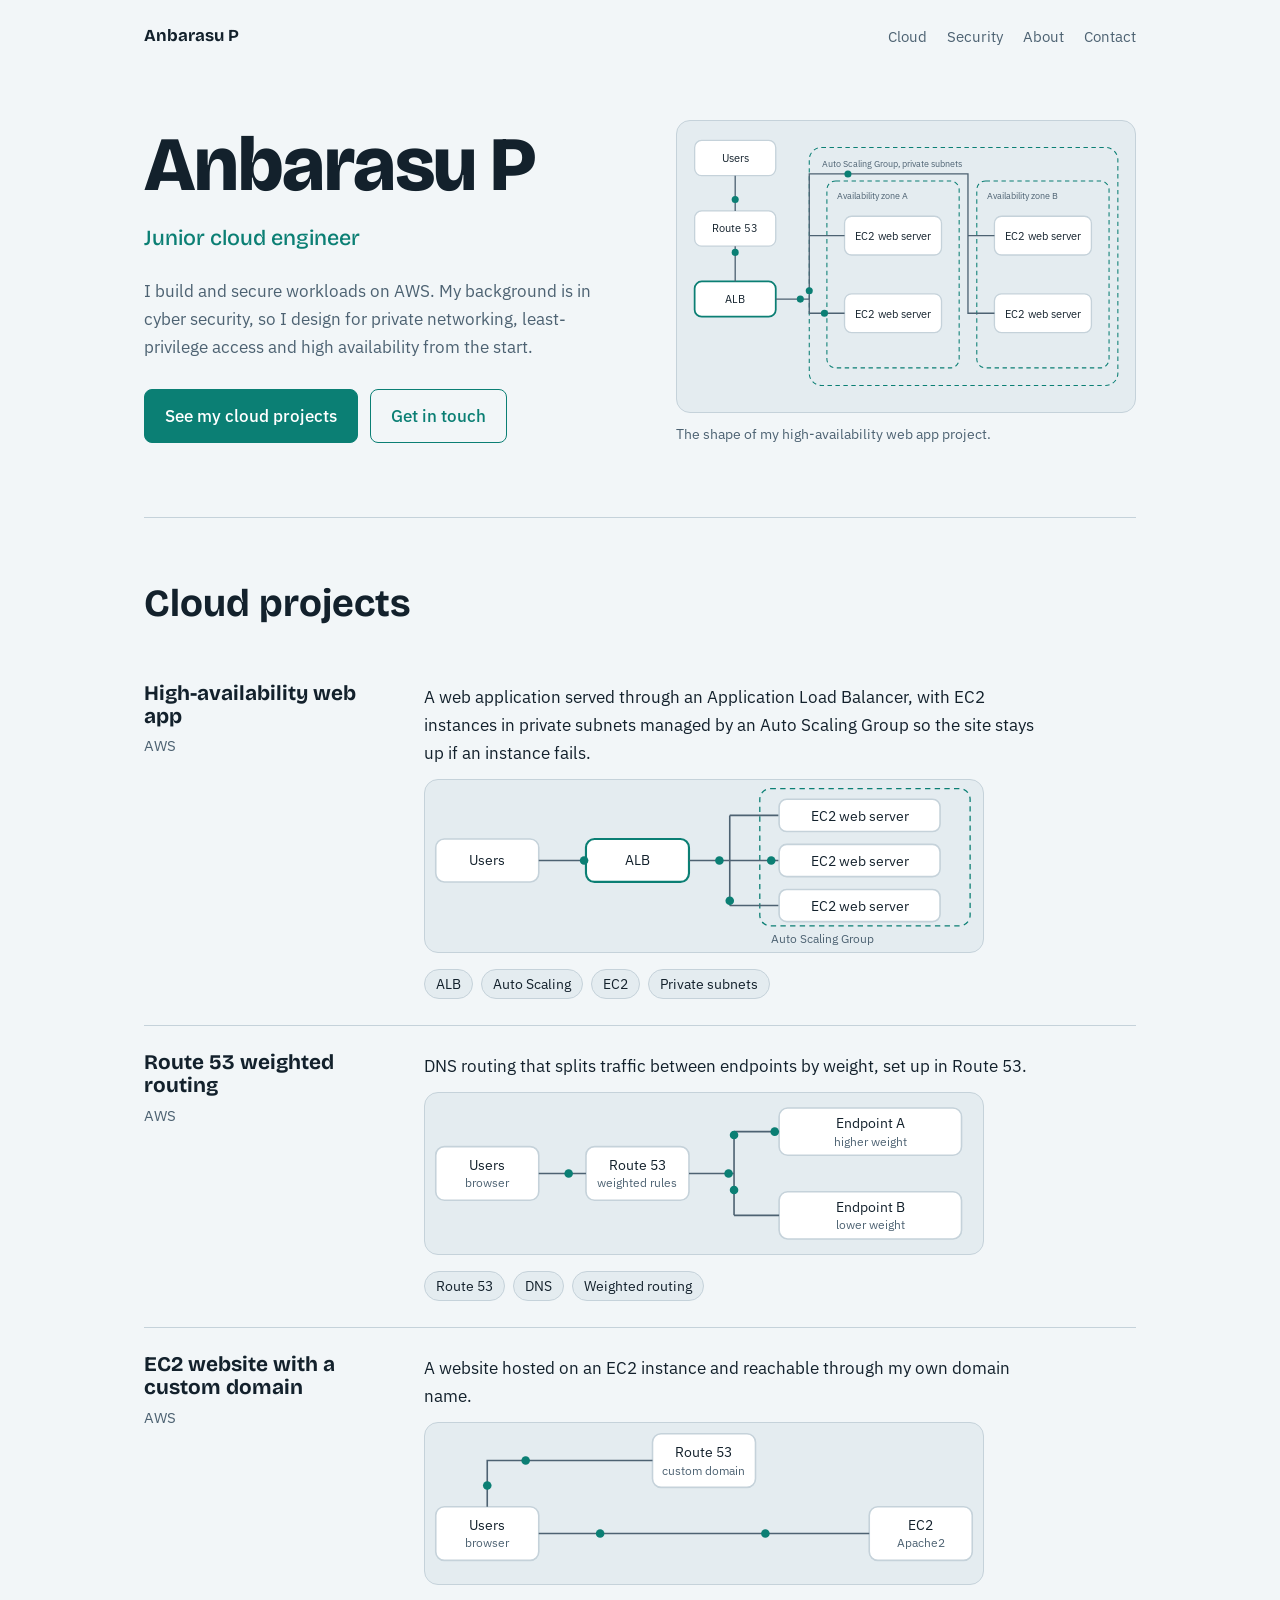
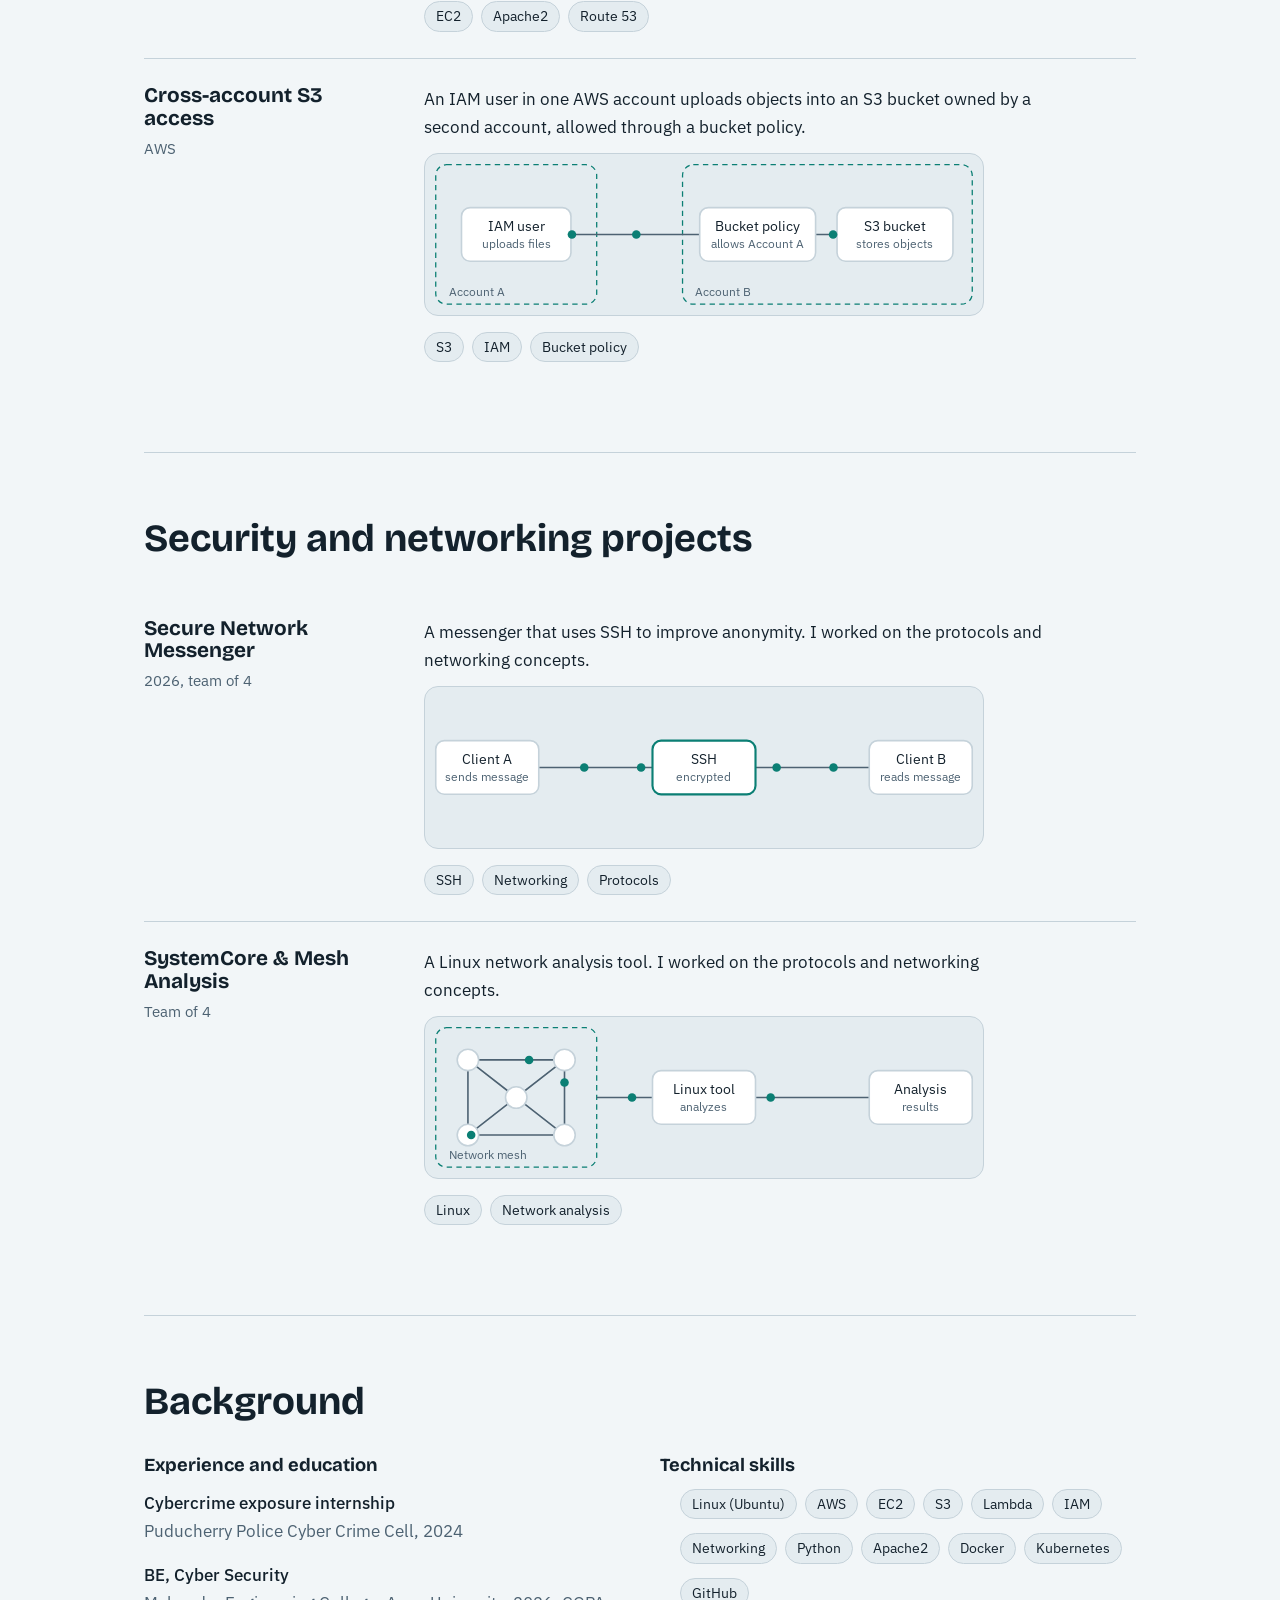
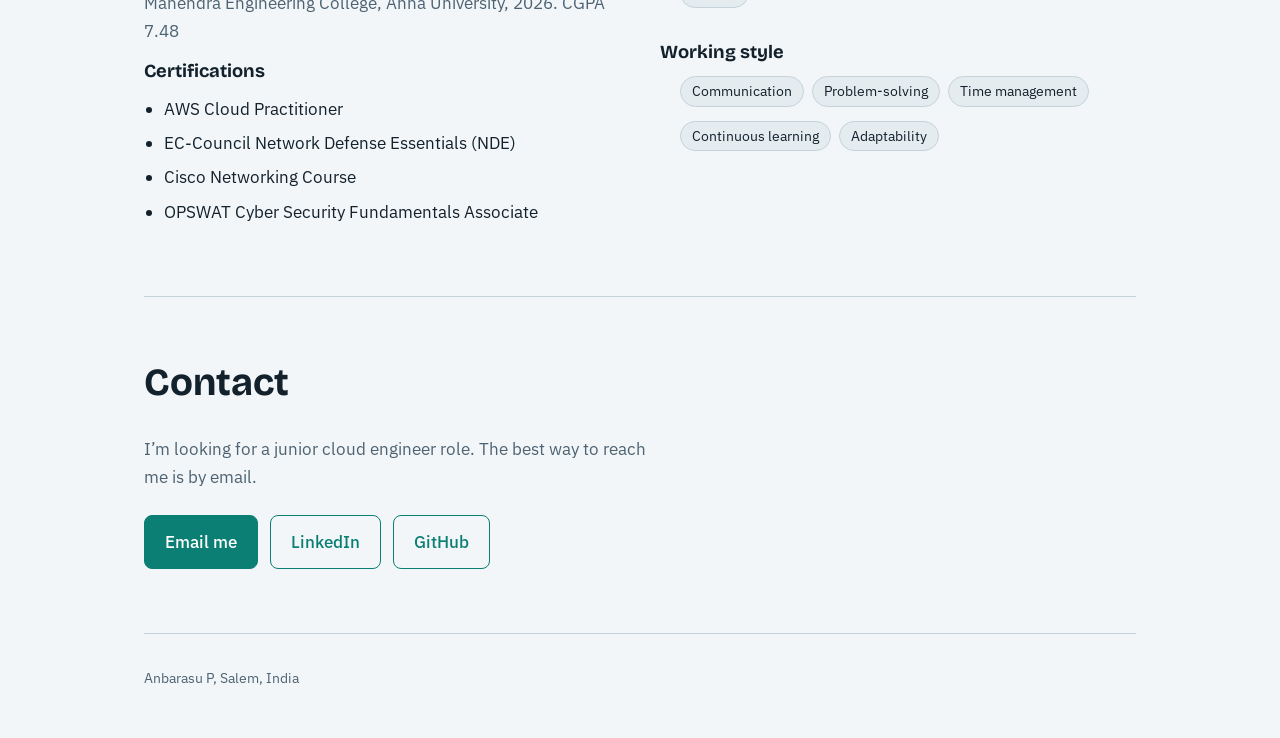
<file: portfolio-site-first-version/index.html>
<!DOCTYPE html>
<html lang="en">
<head>
<meta charset="utf-8">
<meta name="viewport" content="width=device-width, initial-scale=1, viewport-fit=cover">
<title>Anbarasu P – Junior Cloud Engineer</title>
<link rel="preconnect" href="https://fonts.googleapis.com">
<link rel="preconnect" href="https://fonts.gstatic.com" crossorigin>
<link href="https://fonts.googleapis.com/css2?family=Bricolage+Grotesque:wght@500;700;800&family=IBM+Plex+Sans:wght@400;500&display=swap" rel="stylesheet">
<link rel="stylesheet" href="style.css">
</head>
<body>
<div class="wrap">
  <header class="top">
    <b>Anbarasu P</b>
    <nav aria-label="Sections"><a href="#cloud">Cloud</a><a href="#security">Security</a><a href="#about">About</a><a href="#contact">Contact</a></nav>
  </header>

  <main>
  <div class="hero">
    <div>
      <h1>Anbarasu P</h1>
      <div class="role">Junior cloud engineer</div>
      <p>I build and secure workloads on AWS. My background is in cyber security, so I design for private networking, least-privilege access and high availability from the start.</p>
      <div class="btns">
        <a class="btn main" href="#cloud">See my cloud projects</a>
        <a class="btn alt" href="#contact">Get in touch</a>
      </div>
    </div>
    <figure>
      <svg viewBox="0 0 520 330" role="img" aria-labelledby="dgt dgd">
        <title id="dgt">Highly available web app on AWS</title>
        <desc id="dgd">Route 53 sends traffic to an Application Load Balancer, which spreads requests across EC2 instances in an Auto Scaling Group inside private subnets in two availability zones.</desc>
        <rect class="n" x="20" y="22" width="92" height="40" rx="8"/><text x="66" y="46" text-anchor="middle">Users</text>
        <rect class="n" x="20" y="102" width="92" height="40" rx="8"/><text x="66" y="126" text-anchor="middle">Route 53</text>
        <rect class="hl" x="20" y="182" width="92" height="40" rx="8"/><text x="66" y="206" text-anchor="middle">ALB</text>
        <path class="ln" d="M66 62V102M66 142V182"/>
        <rect class="zone" x="150" y="30" width="350" height="270" rx="14"/>
        <text class="sm" x="164" y="52">Auto Scaling Group, private subnets</text>
        <rect class="zone" x="170" y="68" width="150" height="212" rx="10"/>
        <text class="sm" x="182" y="88">Availability zone A</text>
        <rect class="zone" x="340" y="68" width="150" height="212" rx="10"/>
        <text class="sm" x="352" y="88">Availability zone B</text>
        <rect class="n" x="190" y="108" width="110" height="44" rx="8"/><text x="245" y="135" text-anchor="middle">EC2 web server</text>
        <rect class="n" x="190" y="196" width="110" height="44" rx="8"/><text x="245" y="223" text-anchor="middle">EC2 web server</text>
        <rect class="n" x="360" y="108" width="110" height="44" rx="8"/><text x="415" y="135" text-anchor="middle">EC2 web server</text>
        <rect class="n" x="360" y="196" width="110" height="44" rx="8"/><text x="415" y="223" text-anchor="middle">EC2 web server</text>
        <path class="ln" d="M112 202H150M150 202V130M150 130H190M150 202V218H190"/>
        <path class="ln" d="M150 130V60H330V218H360M330 130H360"/>
        <circle class="pk" r="4"><animateMotion dur="1.6s" repeatCount="indefinite" path="M66 62V182"/></circle>
        <circle class="pk" r="4"><animateMotion dur="1.6s" begin="0.8s" repeatCount="indefinite" path="M66 62V182"/></circle>
        <circle class="pk2" r="4"><animateMotion dur="1.4s" begin="0.3s" repeatCount="indefinite" path="M112 202H150V130H190"/></circle>
        <circle class="pk2" r="4"><animateMotion dur="1.4s" begin="0.9s" repeatCount="indefinite" path="M112 202H150V218H190"/></circle>
        <circle class="pk2" r="4"><animateMotion dur="3s" begin="0.5s" repeatCount="indefinite" path="M112 202H150V60H330V130H360"/></circle>
        <circle class="pk2" r="4"><animateMotion dur="3s" begin="1.7s" repeatCount="indefinite" path="M112 202H150V60H330V218H360"/></circle>
      </svg>
      <figcaption>The shape of my high-availability web app project.</figcaption>
    </figure>
  </div>

  <section id="cloud">
    <h2>Cloud projects</h2>
    <article class="proj">
      <div><h3>High-availability web app</h3><div class="meta">AWS</div></div>
      <div>
        <p>A web application served through an Application Load Balancer, with EC2 instances in private subnets managed by an Auto Scaling Group so the site stays up if an instance fails.</p>
        <figure class='arch'><svg viewBox='0 0 520 160' role='img' aria-label='Users reach an Application Load Balancer, which spreads traffic across EC2 instances in an Auto Scaling Group'><rect class='n' x='10' y='55' width='96' height='40' rx='8'/><text x='58' y='79' text-anchor='middle'>Users</text><rect class='hl' x='150' y='55' width='96' height='40' rx='8'/><text x='198' y='79' text-anchor='middle'>ALB</text><rect class='zone' x='312' y='8' width='196' height='128' rx='10'/><path class='ln' d='M106 75H150M246 75H284M284 33V117M284 33H330M284 75H330M284 117H330'/><rect class='n' x='330' y='18' width='150' height='30' rx='7'/><text x='405' y='38' text-anchor='middle'>EC2 web server</text><rect class='n' x='330' y='60' width='150' height='30' rx='7'/><text x='405' y='80' text-anchor='middle'>EC2 web server</text><rect class='n' x='330' y='102' width='150' height='30' rx='7'/><text x='405' y='122' text-anchor='middle'>EC2 web server</text><text class='sm' x='322' y='152'>Auto Scaling Group</text><circle class='pk' r='4'><animateMotion dur='1s' repeatCount='indefinite' path='M106 75H150'/></circle><circle class='pk2' r='4'><animateMotion dur='1.6s' repeatCount='indefinite' path='M246 75H284V33H330'/></circle><circle class='pk2' r='4'><animateMotion dur='1.6s' begin='0.5s' repeatCount='indefinite' path='M246 75H330'/></circle><circle class='pk2' r='4'><animateMotion dur='1.6s' begin='1s' repeatCount='indefinite' path='M246 75H284V117H330'/></circle></svg></figure>
        <ul class="tags"><li>ALB</li><li>Auto Scaling</li><li>EC2</li><li>Private subnets</li></ul>
      </div>
    </article>
    <article class="proj">
      <div><h3>Route 53 weighted routing</h3><div class="meta">AWS</div></div>
      <div>
        <p>DNS routing that splits traffic between endpoints by weight, set up in Route 53.</p>
        <figure class='arch'><svg viewBox='0 0 520 150' role='img' aria-label='Route 53 splits user traffic between two endpoints by weight, sending more to the higher-weighted one'><rect class='n' x='10' y='50' width='96' height='50' rx='8'/><text x='58' y='72' text-anchor='middle'>Users</text><text class='sm' x='58' y='88' text-anchor='middle'>browser</text><rect class='n' x='150' y='50' width='96' height='50' rx='8'/><text x='198' y='72' text-anchor='middle'>Route 53</text><text class='sm' x='198' y='88' text-anchor='middle'>weighted rules</text><rect class='n' x='330' y='14' width='170' height='44' rx='8'/><text x='415' y='33' text-anchor='middle'>Endpoint A</text><text class='sm' x='415' y='49' text-anchor='middle'>higher weight</text><rect class='n' x='330' y='92' width='170' height='44' rx='8'/><text x='415' y='111' text-anchor='middle'>Endpoint B</text><text class='sm' x='415' y='127' text-anchor='middle'>lower weight</text><path class='ln' d='M106 75H150M246 75H288M288 36V114M288 36H330M288 114H330'/><circle class='pk' r='4'><animateMotion dur='1.2s' repeatCount='indefinite' path='M106 75H150'/></circle><circle class='pk2' r='4'><animateMotion dur='1.2s' repeatCount='indefinite' path='M246 75H288V36H330'/></circle><circle class='pk2' r='4'><animateMotion dur='1.2s' begin='0.4s' repeatCount='indefinite' path='M246 75H288V36H330'/></circle><circle class='pk2' r='4'><animateMotion dur='1.2s' begin='0.8s' repeatCount='indefinite' path='M246 75H288V36H330'/></circle><circle class='pk3' r='4'><animateMotion dur='1.2s' begin='0.2s' repeatCount='indefinite' path='M246 75H288V114H330'/></circle></svg></figure>
        <ul class="tags"><li>Route 53</li><li>DNS</li><li>Weighted routing</li></ul>
      </div>
    </article>
    <article class="proj">
      <div><h3>EC2 website with a custom domain</h3><div class="meta">AWS</div></div>
      <div>
        <p>A website hosted on an EC2 instance and reachable through my own domain name.</p>
        <figure class='arch'><svg viewBox='0 0 520 150' role='img' aria-label='A user looks up the custom domain in Route 53, gets the address, then connects to the Apache2 website on EC2'><rect class='n' x='212' y='10' width='96' height='50' rx='8'/><text x='260' y='32' text-anchor='middle'>Route 53</text><text class='sm' x='260' y='48' text-anchor='middle'>custom domain</text><rect class='n' x='10' y='78' width='96' height='50' rx='8'/><text x='58' y='100' text-anchor='middle'>Users</text><text class='sm' x='58' y='116' text-anchor='middle'>browser</text><rect class='n' x='414' y='78' width='96' height='50' rx='8'/><text x='462' y='100' text-anchor='middle'>EC2</text><text class='sm' x='462' y='116' text-anchor='middle'>Apache2</text><path class='ln' d='M58 78V35H212M106 103H414'/><circle class='pk3' r='4'><animateMotion dur='1.4s' repeatCount='indefinite' path='M58 78V35H212'/></circle><circle class='pk3' r='4'><animateMotion dur='1.4s' begin='0.7s' repeatCount='indefinite' path='M212 35H58V78'/></circle><circle class='pk' r='4'><animateMotion dur='1.4s' begin='0.3s' repeatCount='indefinite' path='M106 103H414'/></circle><circle class='pk2' r='4'><animateMotion dur='1.4s' begin='1s' repeatCount='indefinite' path='M106 103H414'/></circle></svg></figure>
        <ul class="tags"><li>EC2</li><li>Apache2</li><li>Route 53</li></ul>
      </div>
    </article>
    <article class="proj">
      <div><h3>Cross-account S3 access</h3><div class="meta">AWS</div></div>
      <div>
        <p>An IAM user in one AWS account uploads objects into an S3 bucket owned by a second account, allowed through a bucket policy.</p>
        <figure class='arch'><svg viewBox='0 0 520 150' role='img' aria-label='An IAM user in Account A uploads to an S3 bucket in Account B, allowed by the bucket policy'><rect class='zone' x='10' y='10' width='150' height='130' rx='10'/><rect class='zone' x='240' y='10' width='270' height='130' rx='10'/><text class='sm' x='22' y='132'>Account A</text><text class='sm' x='252' y='132'>Account B</text><path class='ln' d='M136 75H256M364 75H384'/><rect class='n' x='34' y='50' width='102' height='50' rx='8'/><text x='85' y='72' text-anchor='middle'>IAM user</text><text class='sm' x='85' y='88' text-anchor='middle'>uploads files</text><rect class='n' x='256' y='50' width='108' height='50' rx='8'/><text x='310' y='72' text-anchor='middle'>Bucket policy</text><text class='sm' x='310' y='88' text-anchor='middle'>allows Account A</text><rect class='n' x='384' y='50' width='108' height='50' rx='8'/><text x='438' y='72' text-anchor='middle'>S3 bucket</text><text class='sm' x='438' y='88' text-anchor='middle'>stores objects</text><circle class='pk' r='4'><animateMotion dur='1.3s' repeatCount='indefinite' path='M136 75H256'/></circle><circle class='pk2' r='4'><animateMotion dur='1.3s' begin='0.65s' repeatCount='indefinite' path='M136 75H256'/></circle><circle class='pk3' r='4'><animateMotion dur='1.3s' begin='0.9s' repeatCount='indefinite' path='M364 75H384'/></circle></svg></figure>
        <ul class="tags"><li>S3</li><li>IAM</li><li>Bucket policy</li></ul>
      </div>
    </article>
  </section>

  <section id="security">
    <h2>Security and networking projects</h2>
    <article class="proj">
      <div><h3>Secure Network Messenger</h3><div class="meta">2026, team of 4</div></div>
      <div>
        <p>A messenger that uses SSH to improve anonymity. I worked on the protocols and networking concepts.</p>
        <figure class='arch'><svg viewBox='0 0 520 150' role='img' aria-label='Messages travel between two clients through an encrypted SSH channel'><path class='ln' d='M106 75H212M308 75H414'/><rect class='n' x='10' y='50' width='96' height='50' rx='8'/><text x='58' y='72' text-anchor='middle'>Client A</text><text class='sm' x='58' y='88' text-anchor='middle'>sends message</text><rect class='hl' x='212' y='50' width='96' height='50' rx='8'/><text x='260' y='72' text-anchor='middle'>SSH</text><text class='sm' x='260' y='88' text-anchor='middle'>encrypted</text><rect class='n' x='414' y='50' width='96' height='50' rx='8'/><text x='462' y='72' text-anchor='middle'>Client B</text><text class='sm' x='462' y='88' text-anchor='middle'>reads message</text><circle class='pk' r='4'><animateMotion dur='1.4s' repeatCount='indefinite' path='M106 75H212'/></circle><circle class='pk' r='4'><animateMotion dur='1.4s' begin='0.7s' repeatCount='indefinite' path='M106 75H212'/></circle><circle class='pk3' r='4'><animateMotion dur='1.4s' begin='0.3s' repeatCount='indefinite' path='M308 75H414'/></circle><circle class='pk3' r='4'><animateMotion dur='1.4s' begin='1s' repeatCount='indefinite' path='M308 75H414'/></circle></svg></figure>
        <ul class="tags"><li>SSH</li><li>Networking</li><li>Protocols</li></ul>
      </div>
    </article>
    <article class="proj">
      <div><h3>SystemCore &amp; Mesh Analysis</h3><div class="meta">Team of 4</div></div>
      <div>
        <p>A Linux network analysis tool. I worked on the protocols and networking concepts.</p>
        <figure class='arch'><svg viewBox='0 0 520 150' role='img' aria-label='Traffic moves across a mesh of hosts, and a Linux tool analyzes it and produces results'><rect class='zone' x='10' y='10' width='150' height='130' rx='10'/><text class='sm' x='22' y='132'>Network mesh</text><path class='ln' d='M40 40H130V110H40ZM40 40L130 110M130 40L40 110M160 75H212M308 75H414'/><circle class='n' cx='40' cy='40' r='10'/><circle class='n' cx='130' cy='40' r='10'/><circle class='n' cx='40' cy='110' r='10'/><circle class='n' cx='130' cy='110' r='10'/><circle class='n' cx='85' cy='75' r='10'/><rect class='n' x='212' y='50' width='96' height='50' rx='8'/><text x='260' y='72' text-anchor='middle'>Linux tool</text><text class='sm' x='260' y='88' text-anchor='middle'>analyzes</text><rect class='n' x='414' y='50' width='96' height='50' rx='8'/><text x='462' y='72' text-anchor='middle'>Analysis</text><text class='sm' x='462' y='88' text-anchor='middle'>results</text><circle class='pk4' r='4'><animateMotion dur='1.2s' repeatCount='indefinite' path='M40 40H130'/></circle><circle class='pk' r='4'><animateMotion dur='1.2s' begin='0.4s' repeatCount='indefinite' path='M130 40V110'/></circle><circle class='pk2' r='4'><animateMotion dur='1.2s' begin='0.8s' repeatCount='indefinite' path='M130 110H40'/></circle><circle class='pk3' r='4'><animateMotion dur='1.2s' repeatCount='indefinite' path='M160 75H212'/></circle><circle class='pk3' r='4'><animateMotion dur='1.2s' begin='0.6s' repeatCount='indefinite' path='M308 75H414'/></circle></svg></figure>
        <ul class="tags"><li>Linux</li><li>Network analysis</li></ul>
      </div>
    </article>
  </section>

  <section id="about">
    <h2>Background</h2>
    <div class="cols">
      <div>
        <h3>Experience and education</h3>
        <dl>
          <dt>Cybercrime exposure internship</dt>
          <dd>Puducherry Police Cyber Crime Cell, 2024</dd>
          <dt>BE, Cyber Security</dt>
          <dd>Mahendra Engineering College, Anna University, 2026. CGPA 7.48</dd>
        </dl>
        <h3>Certifications</h3>
        <ul>
          <li>AWS Cloud Practitioner</li>
          <li>EC-Council Network Defense Essentials (NDE)</li>
          <li>Cisco Networking Course</li>
          <li>OPSWAT Cyber Security Fundamentals Associate</li>
        </ul>
      </div>
      <div>
        <h3>Technical skills</h3>
        <ul class="tags" style="margin-bottom:28px">
          <li>Linux (Ubuntu)</li><li>AWS</li><li>EC2</li><li>S3</li><li>Lambda</li><li>IAM</li><li>Networking</li><li>Python</li><li>Apache2</li><li>Docker</li><li>Kubernetes</li><li>GitHub</li>
        </ul>
        <h3>Working style</h3>
        <ul class="tags">
          <li>Communication</li><li>Problem-solving</li><li>Time management</li><li>Continuous learning</li><li>Adaptability</li>
        </ul>
      </div>
    </div>
  </section>

  <section id="contact" class="contact">
    <h2>Contact</h2>
    <p>I’m looking for a junior cloud engineer role. The best way to reach me is by email.</p>
    <div class="btns">
      <a class="btn main" href="mailto:anbarasu.cyber@gmail.com">Email me</a>
      <a class="btn alt" href="https://www.linkedin.com/in/anbarasu-p-690062297">LinkedIn</a>
      <a class="btn alt" href="https://github.com/ANBARASU-69">GitHub</a>
    </div>
  </section>
  </main>

  <footer>Anbarasu P, Salem, India</footer>
</div>
</body>
</html>
</file>
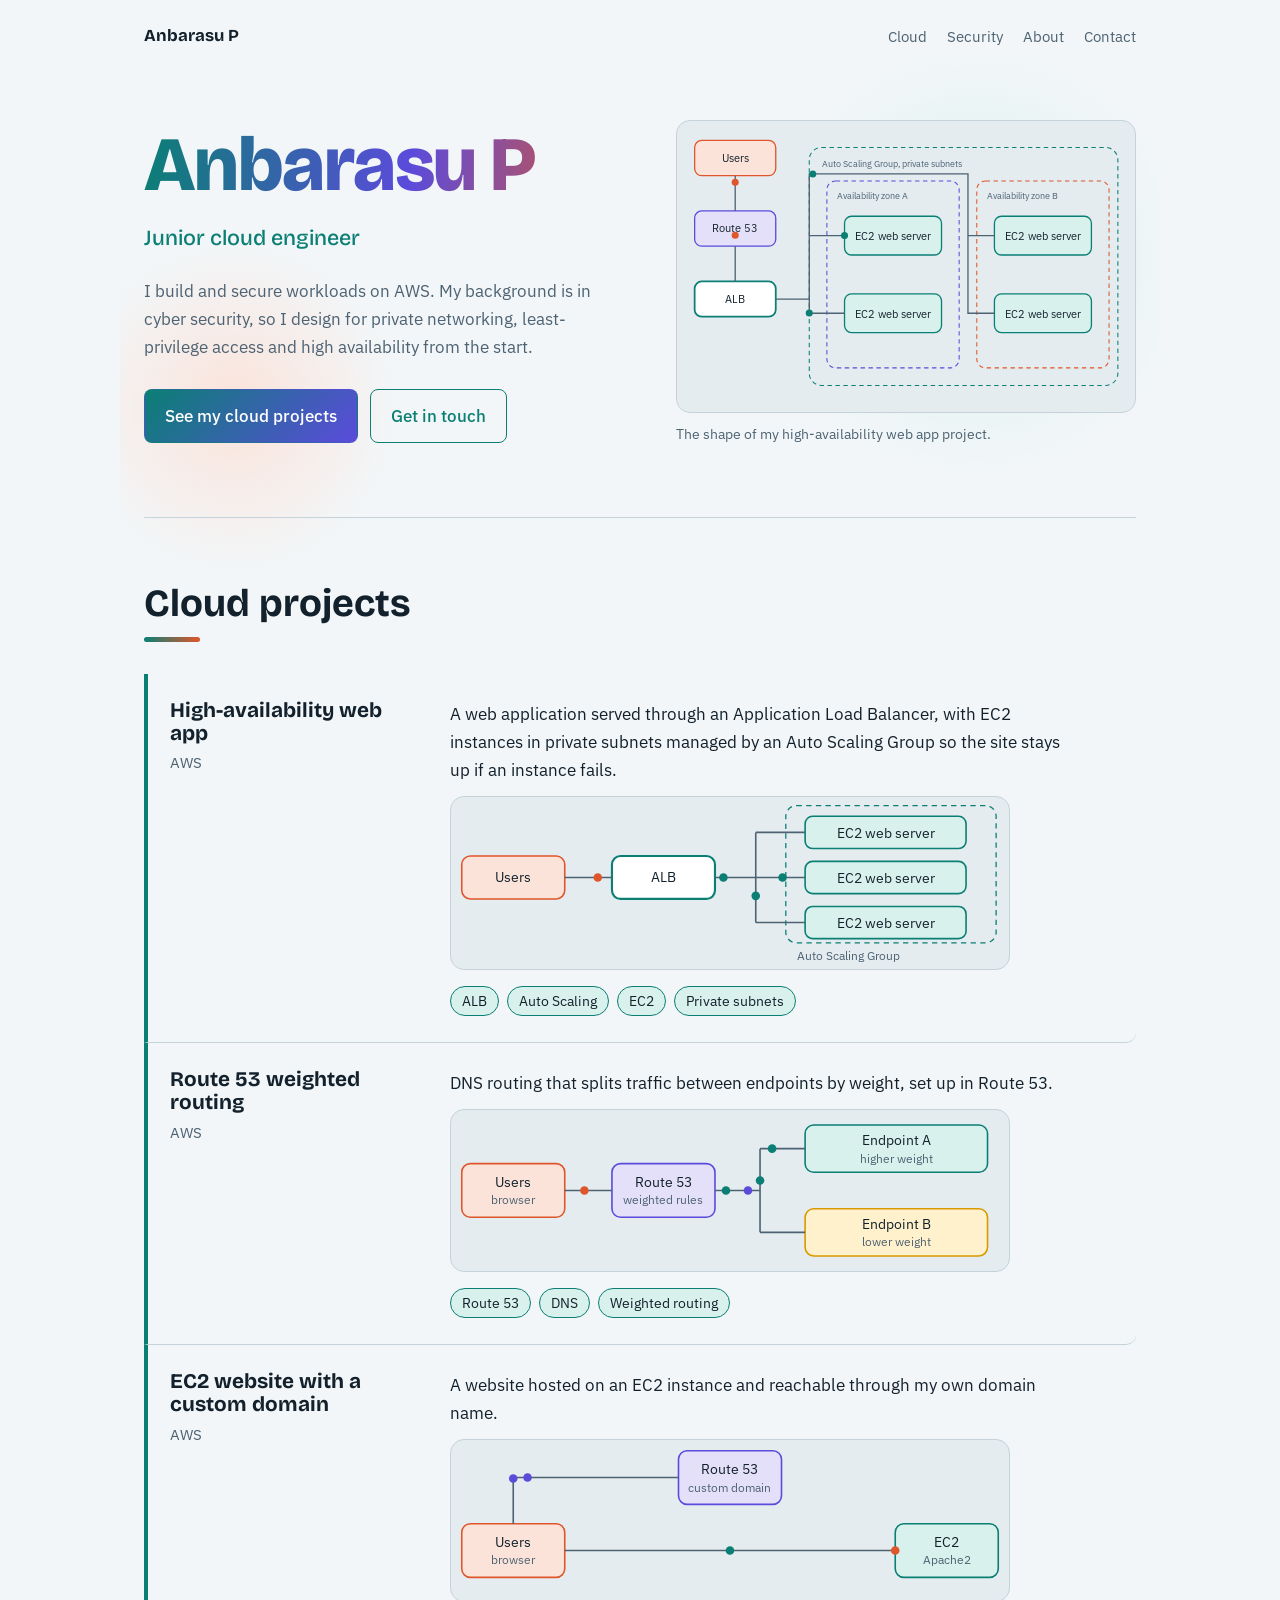
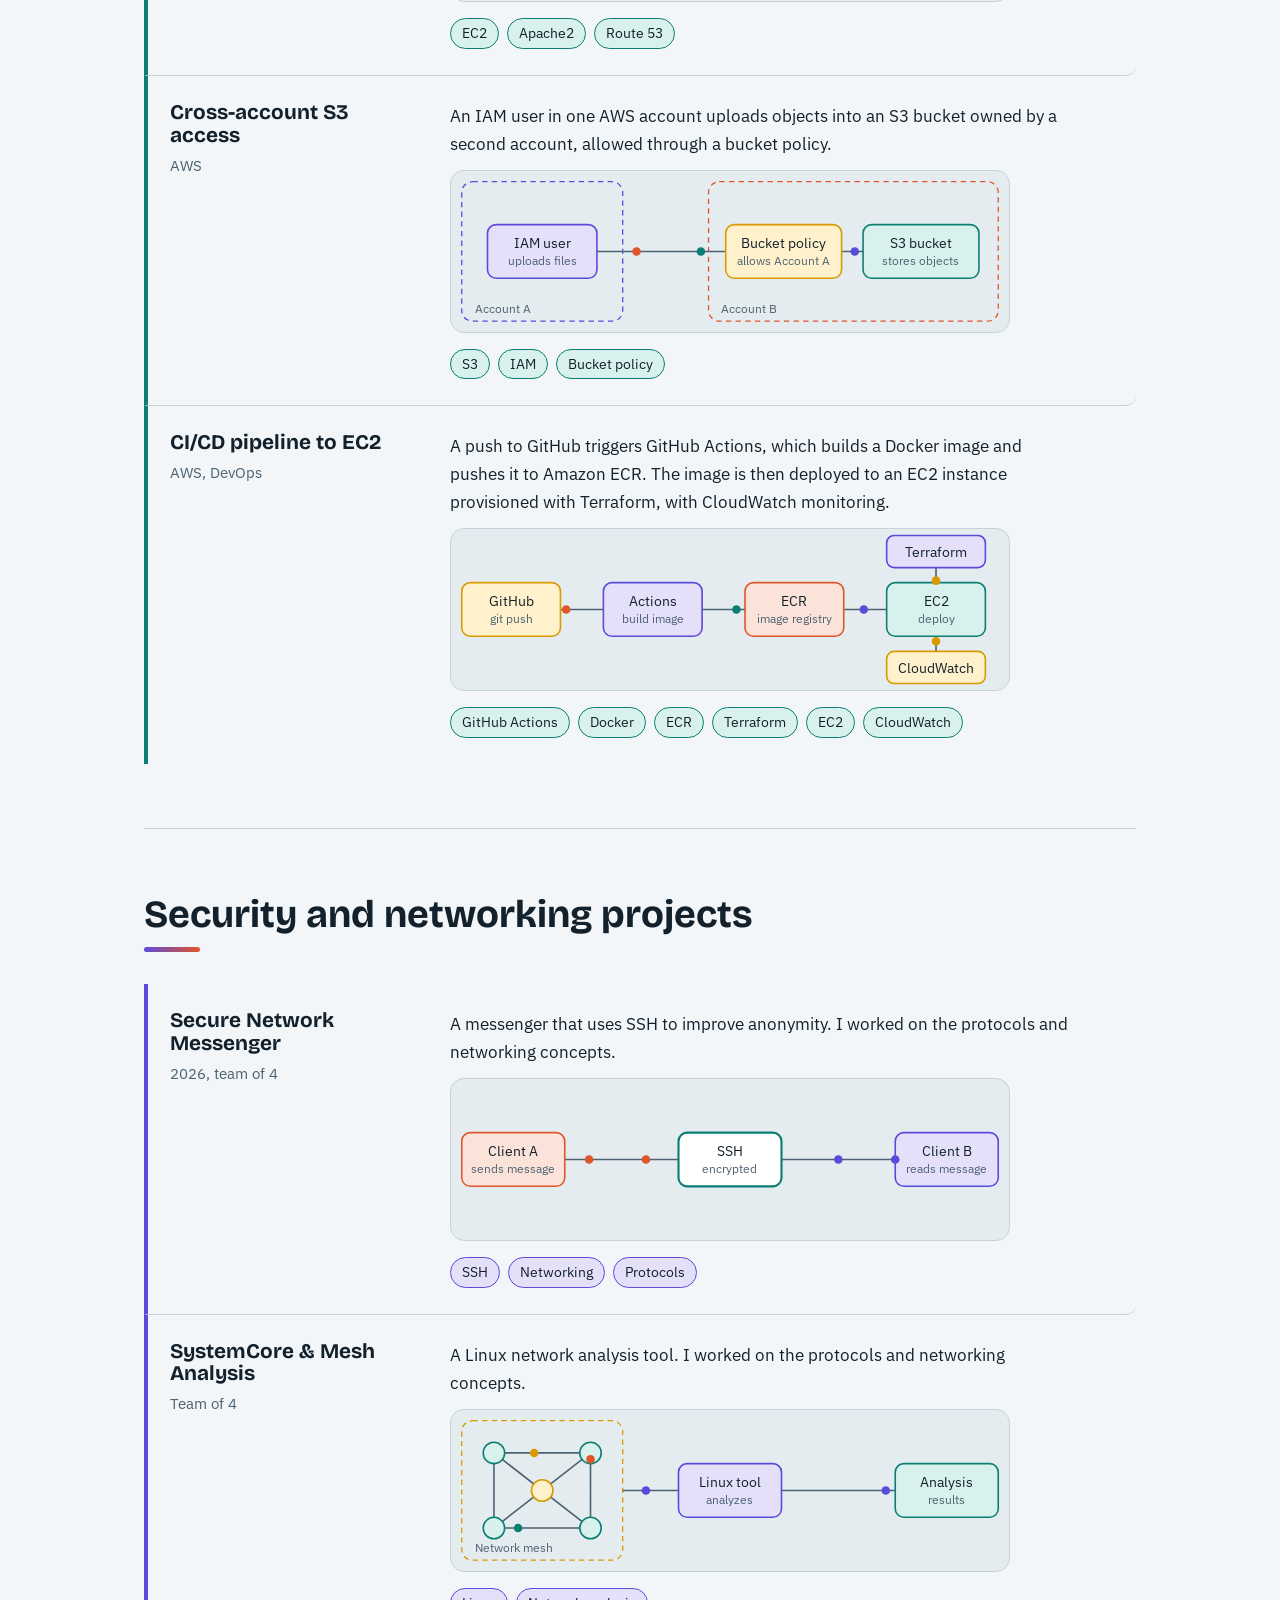
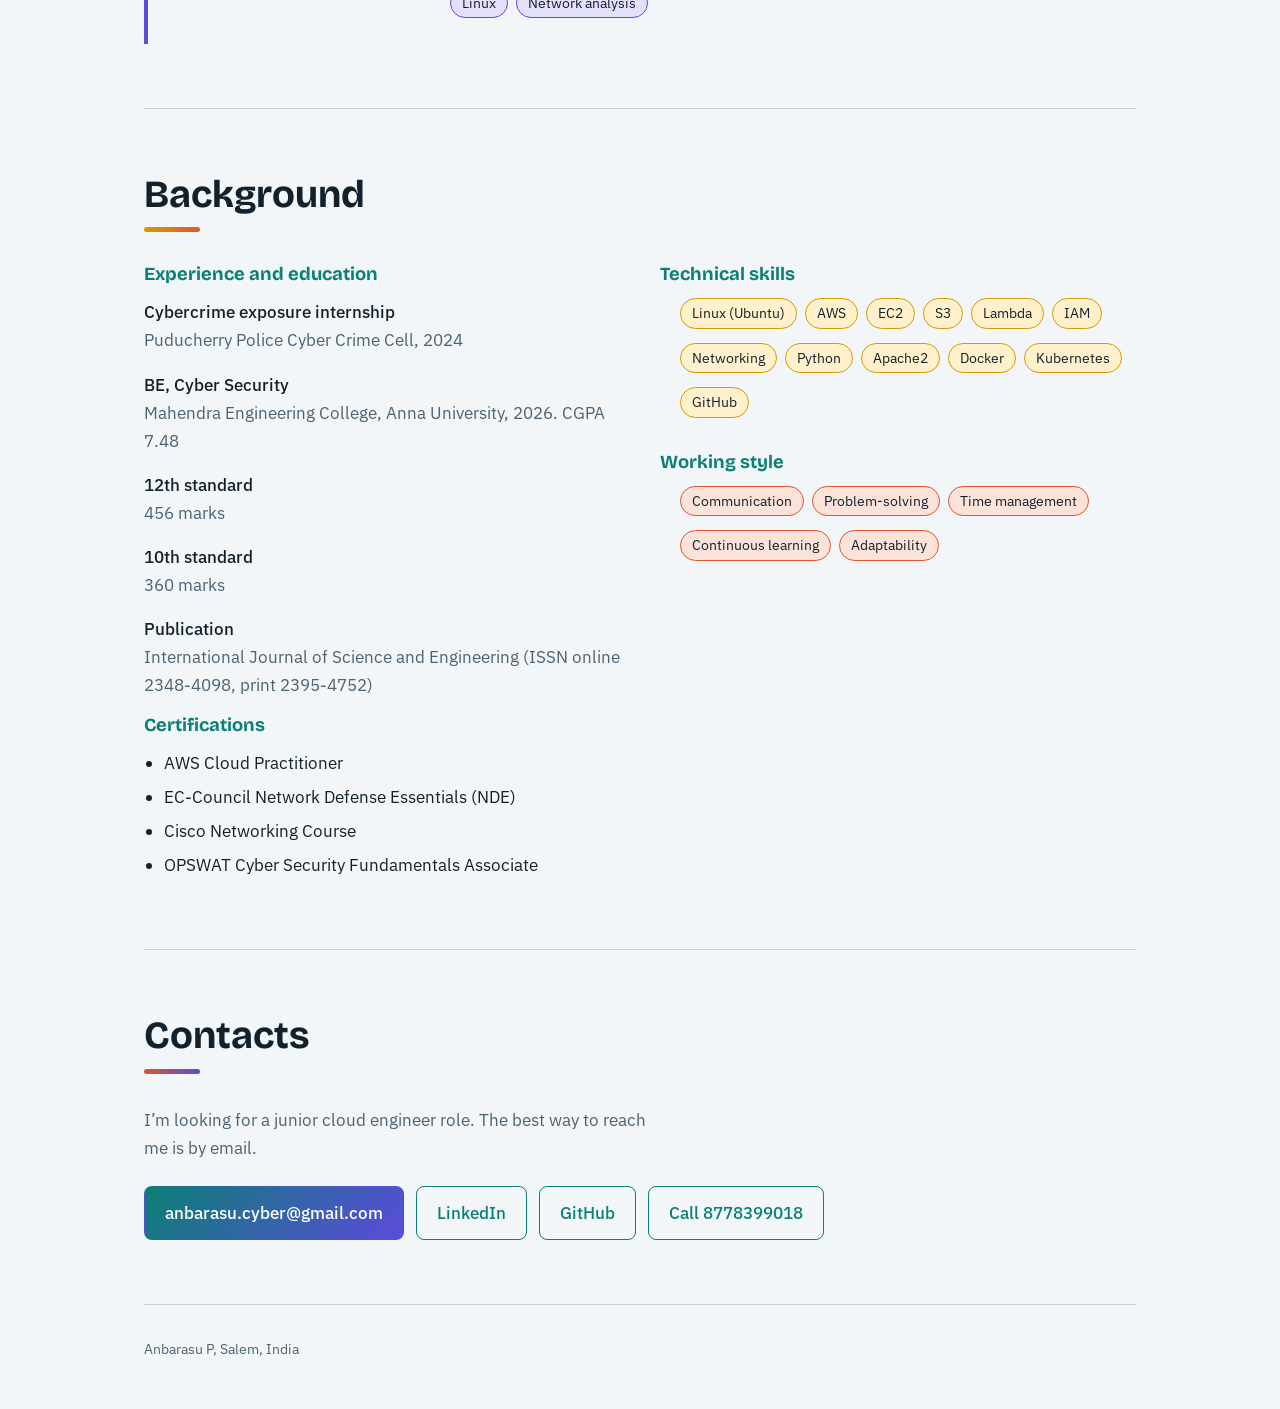
<file: portfolio-site/index.html>
<!DOCTYPE html>
<html lang="en">
<head>
<meta charset="utf-8">
<meta name="viewport" content="width=device-width, initial-scale=1, viewport-fit=cover">
<title>Anbarasu P – Junior Cloud Engineer</title>
<link rel="preconnect" href="https://fonts.googleapis.com">
<link rel="preconnect" href="https://fonts.gstatic.com" crossorigin>
<link href="https://fonts.googleapis.com/css2?family=Bricolage+Grotesque:wght@500;700;800&family=IBM+Plex+Sans:wght@400;500&display=swap" rel="stylesheet">
<link rel="stylesheet" href="style.css">
</head>
<body>
<div class="wrap">
  <header class="top">
    <b>Anbarasu P</b>
    <nav aria-label="Sections"><a href="#cloud">Cloud</a><a href="#security">Security</a><a href="#about">About</a><a href="#contact">Contact</a></nav>
  </header>

  <main>
  <div class="hero">
    <div>
      <h1>Anbarasu P</h1>
      <div class="role">Junior cloud engineer</div>
      <p>I build and secure workloads on AWS. My background is in cyber security, so I design for private networking, least-privilege access and high availability from the start.</p>
      <div class="btns">
        <a class="btn main" href="#cloud">See my cloud projects</a>
        <a class="btn alt" href="#contact">Get in touch</a>
      </div>
    </div>
    <figure>
      <svg viewBox="0 0 520 330" role="img" aria-labelledby="dgt dgd">
        <title id="dgt">Highly available web app on AWS</title>
        <desc id="dgd">Route 53 sends traffic to an Application Load Balancer, which spreads requests across EC2 instances in an Auto Scaling Group inside private subnets in two availability zones.</desc>
        <rect class="n" x="20" y="22" width="92" height="40" rx="8"/><text x="66" y="46" text-anchor="middle">Users</text>
        <rect class="n" x="20" y="102" width="92" height="40" rx="8"/><text x="66" y="126" text-anchor="middle">Route 53</text>
        <rect class="hl" x="20" y="182" width="92" height="40" rx="8"/><text x="66" y="206" text-anchor="middle">ALB</text>
        <path class="ln" d="M66 62V102M66 142V182"/>
        <rect class="zone" x="150" y="30" width="350" height="270" rx="14"/>
        <text class="sm" x="164" y="52">Auto Scaling Group, private subnets</text>
        <rect class="zone" x="170" y="68" width="150" height="212" rx="10"/>
        <text class="sm" x="182" y="88">Availability zone A</text>
        <rect class="zone" x="340" y="68" width="150" height="212" rx="10"/>
        <text class="sm" x="352" y="88">Availability zone B</text>
        <rect class="n" x="190" y="108" width="110" height="44" rx="8"/><text x="245" y="135" text-anchor="middle">EC2 web server</text>
        <rect class="n" x="190" y="196" width="110" height="44" rx="8"/><text x="245" y="223" text-anchor="middle">EC2 web server</text>
        <rect class="n" x="360" y="108" width="110" height="44" rx="8"/><text x="415" y="135" text-anchor="middle">EC2 web server</text>
        <rect class="n" x="360" y="196" width="110" height="44" rx="8"/><text x="415" y="223" text-anchor="middle">EC2 web server</text>
        <path class="ln" d="M112 202H150M150 202V130M150 130H190M150 202V218H190"/>
        <path class="ln" d="M150 130V60H330V218H360M330 130H360"/>
        <circle class="pk" r="4"><animateMotion dur="1.6s" repeatCount="indefinite" path="M66 62V182"/></circle>
        <circle class="pk" r="4"><animateMotion dur="1.6s" begin="0.8s" repeatCount="indefinite" path="M66 62V182"/></circle>
        <circle class="pk2" r="4"><animateMotion dur="1.4s" begin="0.3s" repeatCount="indefinite" path="M112 202H150V130H190"/></circle>
        <circle class="pk2" r="4"><animateMotion dur="1.4s" begin="0.9s" repeatCount="indefinite" path="M112 202H150V218H190"/></circle>
        <circle class="pk2" r="4"><animateMotion dur="3s" begin="0.5s" repeatCount="indefinite" path="M112 202H150V60H330V130H360"/></circle>
        <circle class="pk2" r="4"><animateMotion dur="3s" begin="1.7s" repeatCount="indefinite" path="M112 202H150V60H330V218H360"/></circle>
      </svg>
      <figcaption>The shape of my high-availability web app project.</figcaption>
    </figure>
  </div>

  <section id="cloud">
    <h2>Cloud projects</h2>
    <article class="proj">
      <div><h3>High-availability web app</h3><div class="meta">AWS</div></div>
      <div>
        <p>A web application served through an Application Load Balancer, with EC2 instances in private subnets managed by an Auto Scaling Group so the site stays up if an instance fails.</p>
        <figure class='arch'><svg viewBox='0 0 520 160' role='img' aria-label='Users reach an Application Load Balancer, which spreads traffic across EC2 instances in an Auto Scaling Group'><rect class='n t2' x='10' y='55' width='96' height='40' rx='8'/><text x='58' y='79' text-anchor='middle'>Users</text><rect class='hl' x='150' y='55' width='96' height='40' rx='8'/><text x='198' y='79' text-anchor='middle'>ALB</text><rect class='zone' x='312' y='8' width='196' height='128' rx='10'/><path class='ln' d='M106 75H150M246 75H284M284 33V117M284 33H330M284 75H330M284 117H330'/><rect class='n t1' x='330' y='18' width='150' height='30' rx='7'/><text x='405' y='38' text-anchor='middle'>EC2 web server</text><rect class='n t1' x='330' y='60' width='150' height='30' rx='7'/><text x='405' y='80' text-anchor='middle'>EC2 web server</text><rect class='n t1' x='330' y='102' width='150' height='30' rx='7'/><text x='405' y='122' text-anchor='middle'>EC2 web server</text><text class='sm' x='322' y='152'>Auto Scaling Group</text><circle class='pk' r='4'><animateMotion dur='1s' repeatCount='indefinite' path='M106 75H150'/></circle><circle class='pk2' r='4'><animateMotion dur='1.6s' repeatCount='indefinite' path='M246 75H284V33H330'/></circle><circle class='pk2' r='4'><animateMotion dur='1.6s' begin='0.5s' repeatCount='indefinite' path='M246 75H330'/></circle><circle class='pk2' r='4'><animateMotion dur='1.6s' begin='1s' repeatCount='indefinite' path='M246 75H284V117H330'/></circle></svg></figure>
        <ul class="tags"><li>ALB</li><li>Auto Scaling</li><li>EC2</li><li>Private subnets</li></ul>
      </div>
    </article>
    <article class="proj">
      <div><h3>Route 53 weighted routing</h3><div class="meta">AWS</div></div>
      <div>
        <p>DNS routing that splits traffic between endpoints by weight, set up in Route 53.</p>
        <figure class='arch'><svg viewBox='0 0 520 150' role='img' aria-label='Route 53 splits user traffic between two endpoints by weight, sending more to the higher-weighted one'><rect class='n t2' x='10' y='50' width='96' height='50' rx='8'/><text x='58' y='72' text-anchor='middle'>Users</text><text class='sm' x='58' y='88' text-anchor='middle'>browser</text><rect class='n t3' x='150' y='50' width='96' height='50' rx='8'/><text x='198' y='72' text-anchor='middle'>Route 53</text><text class='sm' x='198' y='88' text-anchor='middle'>weighted rules</text><rect class='n t1' x='330' y='14' width='170' height='44' rx='8'/><text x='415' y='33' text-anchor='middle'>Endpoint A</text><text class='sm' x='415' y='49' text-anchor='middle'>higher weight</text><rect class='n t4' x='330' y='92' width='170' height='44' rx='8'/><text x='415' y='111' text-anchor='middle'>Endpoint B</text><text class='sm' x='415' y='127' text-anchor='middle'>lower weight</text><path class='ln' d='M106 75H150M246 75H288M288 36V114M288 36H330M288 114H330'/><circle class='pk' r='4'><animateMotion dur='1.2s' repeatCount='indefinite' path='M106 75H150'/></circle><circle class='pk2' r='4'><animateMotion dur='1.2s' repeatCount='indefinite' path='M246 75H288V36H330'/></circle><circle class='pk2' r='4'><animateMotion dur='1.2s' begin='0.4s' repeatCount='indefinite' path='M246 75H288V36H330'/></circle><circle class='pk2' r='4'><animateMotion dur='1.2s' begin='0.8s' repeatCount='indefinite' path='M246 75H288V36H330'/></circle><circle class='pk3' r='4'><animateMotion dur='1.2s' begin='0.2s' repeatCount='indefinite' path='M246 75H288V114H330'/></circle></svg></figure>
        <ul class="tags"><li>Route 53</li><li>DNS</li><li>Weighted routing</li></ul>
      </div>
    </article>
    <article class="proj">
      <div><h3>EC2 website with a custom domain</h3><div class="meta">AWS</div></div>
      <div>
        <p>A website hosted on an EC2 instance and reachable through my own domain name.</p>
        <figure class='arch'><svg viewBox='0 0 520 150' role='img' aria-label='A user looks up the custom domain in Route 53, gets the address, then connects to the Apache2 website on EC2'><rect class='n t3' x='212' y='10' width='96' height='50' rx='8'/><text x='260' y='32' text-anchor='middle'>Route 53</text><text class='sm' x='260' y='48' text-anchor='middle'>custom domain</text><rect class='n t2' x='10' y='78' width='96' height='50' rx='8'/><text x='58' y='100' text-anchor='middle'>Users</text><text class='sm' x='58' y='116' text-anchor='middle'>browser</text><rect class='n t1' x='414' y='78' width='96' height='50' rx='8'/><text x='462' y='100' text-anchor='middle'>EC2</text><text class='sm' x='462' y='116' text-anchor='middle'>Apache2</text><path class='ln' d='M58 78V35H212M106 103H414'/><circle class='pk3' r='4'><animateMotion dur='1.4s' repeatCount='indefinite' path='M58 78V35H212'/></circle><circle class='pk3' r='4'><animateMotion dur='1.4s' begin='0.7s' repeatCount='indefinite' path='M212 35H58V78'/></circle><circle class='pk' r='4'><animateMotion dur='1.4s' begin='0.3s' repeatCount='indefinite' path='M106 103H414'/></circle><circle class='pk2' r='4'><animateMotion dur='1.4s' begin='1s' repeatCount='indefinite' path='M106 103H414'/></circle></svg></figure>
        <ul class="tags"><li>EC2</li><li>Apache2</li><li>Route 53</li></ul>
      </div>
    </article>
    <article class="proj">
      <div><h3>Cross-account S3 access</h3><div class="meta">AWS</div></div>
      <div>
        <p>An IAM user in one AWS account uploads objects into an S3 bucket owned by a second account, allowed through a bucket policy.</p>
        <figure class='arch'><svg viewBox='0 0 520 150' role='img' aria-label='An IAM user in Account A uploads to an S3 bucket in Account B, allowed by the bucket policy'><rect class='zone zc3' x='10' y='10' width='150' height='130' rx='10'/><rect class='zone zc2' x='240' y='10' width='270' height='130' rx='10'/><text class='sm' x='22' y='132'>Account A</text><text class='sm' x='252' y='132'>Account B</text><path class='ln' d='M136 75H256M364 75H384'/><rect class='n t3' x='34' y='50' width='102' height='50' rx='8'/><text x='85' y='72' text-anchor='middle'>IAM user</text><text class='sm' x='85' y='88' text-anchor='middle'>uploads files</text><rect class='n t4' x='256' y='50' width='108' height='50' rx='8'/><text x='310' y='72' text-anchor='middle'>Bucket policy</text><text class='sm' x='310' y='88' text-anchor='middle'>allows Account A</text><rect class='n t1' x='384' y='50' width='108' height='50' rx='8'/><text x='438' y='72' text-anchor='middle'>S3 bucket</text><text class='sm' x='438' y='88' text-anchor='middle'>stores objects</text><circle class='pk' r='4'><animateMotion dur='1.3s' repeatCount='indefinite' path='M136 75H256'/></circle><circle class='pk2' r='4'><animateMotion dur='1.3s' begin='0.65s' repeatCount='indefinite' path='M136 75H256'/></circle><circle class='pk3' r='4'><animateMotion dur='1.3s' begin='0.9s' repeatCount='indefinite' path='M364 75H384'/></circle></svg></figure>
        <ul class="tags"><li>S3</li><li>IAM</li><li>Bucket policy</li></ul>
      </div>
    </article>
    <article class="proj">
      <div><h3>CI/CD pipeline to EC2</h3><div class="meta">AWS, DevOps</div></div>
      <div>
        <p>A push to GitHub triggers GitHub Actions, which builds a Docker image and pushes it to Amazon ECR. The image is then deployed to an EC2 instance provisioned with Terraform, with CloudWatch monitoring.</p>
        <figure class='arch'><svg viewBox='0 0 520 150' role='img' aria-label='A push to GitHub starts GitHub Actions, which builds an image, pushes it to ECR and deploys it to EC2, which Terraform provisions and CloudWatch monitors'><path class='ln' d='M102 75H142M234 75H274M366 75H406M452 36V50M452 100V114'/><rect class='n t4' x='10' y='50' width='92' height='50' rx='8'/><text x='56' y='72' text-anchor='middle'>GitHub</text><text class='sm' x='56' y='88' text-anchor='middle'>git push</text><rect class='n t3' x='142' y='50' width='92' height='50' rx='8'/><text x='188' y='72' text-anchor='middle'>Actions</text><text class='sm' x='188' y='88' text-anchor='middle'>build image</text><rect class='n t2' x='274' y='50' width='92' height='50' rx='8'/><text x='320' y='72' text-anchor='middle'>ECR</text><text class='sm' x='320' y='88' text-anchor='middle'>image registry</text><rect class='n t1' x='406' y='50' width='92' height='50' rx='8'/><text x='452' y='72' text-anchor='middle'>EC2</text><text class='sm' x='452' y='88' text-anchor='middle'>deploy</text><rect class='n t3' x='406' y='6' width='92' height='30' rx='7'/><text x='452' y='26' text-anchor='middle'>Terraform</text><rect class='n t4' x='406' y='114' width='92' height='30' rx='7'/><text x='452' y='134' text-anchor='middle'>CloudWatch</text><circle class='pk' r='4'><animateMotion dur='1.5s' repeatCount='indefinite' path='M102 75H142'/></circle><circle class='pk2' r='4'><animateMotion dur='1.5s' begin='0.5s' repeatCount='indefinite' path='M234 75H274'/></circle><circle class='pk3' r='4'><animateMotion dur='1.5s' begin='1s' repeatCount='indefinite' path='M366 75H406'/></circle><circle class='pk4' r='4'><animateMotion dur='1.5s' begin='0.4s' repeatCount='indefinite' path='M452 36V50'/></circle><circle class='pk4' r='4'><animateMotion dur='1.5s' begin='1.2s' repeatCount='indefinite' path='M452 100V114'/></circle></svg></figure>
        <ul class="tags"><li>GitHub Actions</li><li>Docker</li><li>ECR</li><li>Terraform</li><li>EC2</li><li>CloudWatch</li></ul>
      </div>
    </article>
  </section>

  <section id="security">
    <h2>Security and networking projects</h2>
    <article class="proj">
      <div><h3>Secure Network Messenger</h3><div class="meta">2026, team of 4</div></div>
      <div>
        <p>A messenger that uses SSH to improve anonymity. I worked on the protocols and networking concepts.</p>
        <figure class='arch'><svg viewBox='0 0 520 150' role='img' aria-label='Messages travel between two clients through an encrypted SSH channel'><path class='ln' d='M106 75H212M308 75H414'/><rect class='n t2' x='10' y='50' width='96' height='50' rx='8'/><text x='58' y='72' text-anchor='middle'>Client A</text><text class='sm' x='58' y='88' text-anchor='middle'>sends message</text><rect class='hl' x='212' y='50' width='96' height='50' rx='8'/><text x='260' y='72' text-anchor='middle'>SSH</text><text class='sm' x='260' y='88' text-anchor='middle'>encrypted</text><rect class='n t3' x='414' y='50' width='96' height='50' rx='8'/><text x='462' y='72' text-anchor='middle'>Client B</text><text class='sm' x='462' y='88' text-anchor='middle'>reads message</text><circle class='pk' r='4'><animateMotion dur='1.4s' repeatCount='indefinite' path='M106 75H212'/></circle><circle class='pk' r='4'><animateMotion dur='1.4s' begin='0.7s' repeatCount='indefinite' path='M106 75H212'/></circle><circle class='pk3' r='4'><animateMotion dur='1.4s' begin='0.3s' repeatCount='indefinite' path='M308 75H414'/></circle><circle class='pk3' r='4'><animateMotion dur='1.4s' begin='1s' repeatCount='indefinite' path='M308 75H414'/></circle></svg></figure>
        <ul class="tags"><li>SSH</li><li>Networking</li><li>Protocols</li></ul>
      </div>
    </article>
    <article class="proj">
      <div><h3>SystemCore &amp; Mesh Analysis</h3><div class="meta">Team of 4</div></div>
      <div>
        <p>A Linux network analysis tool. I worked on the protocols and networking concepts.</p>
        <figure class='arch'><svg viewBox='0 0 520 150' role='img' aria-label='Traffic moves across a mesh of hosts, and a Linux tool analyzes it and produces results'><rect class='zone zc4' x='10' y='10' width='150' height='130' rx='10'/><text class='sm' x='22' y='132'>Network mesh</text><path class='ln' d='M40 40H130V110H40ZM40 40L130 110M130 40L40 110M160 75H212M308 75H414'/><circle class='n t1' cx='40' cy='40' r='10'/><circle class='n t1' cx='130' cy='40' r='10'/><circle class='n t1' cx='40' cy='110' r='10'/><circle class='n t1' cx='130' cy='110' r='10'/><circle class='n t4' cx='85' cy='75' r='10'/><rect class='n t3' x='212' y='50' width='96' height='50' rx='8'/><text x='260' y='72' text-anchor='middle'>Linux tool</text><text class='sm' x='260' y='88' text-anchor='middle'>analyzes</text><rect class='n t1' x='414' y='50' width='96' height='50' rx='8'/><text x='462' y='72' text-anchor='middle'>Analysis</text><text class='sm' x='462' y='88' text-anchor='middle'>results</text><circle class='pk4' r='4'><animateMotion dur='1.2s' repeatCount='indefinite' path='M40 40H130'/></circle><circle class='pk' r='4'><animateMotion dur='1.2s' begin='0.4s' repeatCount='indefinite' path='M130 40V110'/></circle><circle class='pk2' r='4'><animateMotion dur='1.2s' begin='0.8s' repeatCount='indefinite' path='M130 110H40'/></circle><circle class='pk3' r='4'><animateMotion dur='1.2s' repeatCount='indefinite' path='M160 75H212'/></circle><circle class='pk3' r='4'><animateMotion dur='1.2s' begin='0.6s' repeatCount='indefinite' path='M308 75H414'/></circle></svg></figure>
        <ul class="tags"><li>Linux</li><li>Network analysis</li></ul>
      </div>
    </article>
  </section>

  <section id="about">
    <h2>Background</h2>
    <div class="cols">
      <div>
        <h3>Experience and education</h3>
        <dl>
          <dt>Cybercrime exposure internship</dt>
          <dd>Puducherry Police Cyber Crime Cell, 2024</dd>
          <dt>BE, Cyber Security</dt>
          <dd>Mahendra Engineering College, Anna University, 2026. CGPA 7.48</dd>
          <dt>12th standard</dt>
          <dd>456 marks</dd>
          <dt>10th standard</dt>
          <dd>360 marks</dd>
          <dt>Publication</dt>
          <dd>International Journal of Science and Engineering (ISSN online 2348-4098, print 2395-4752)</dd>
        </dl>
        <h3>Certifications</h3>
        <ul>
          <li>AWS Cloud Practitioner</li>
          <li>EC-Council Network Defense Essentials (NDE)</li>
          <li>Cisco Networking Course</li>
          <li>OPSWAT Cyber Security Fundamentals Associate</li>
        </ul>
      </div>
      <div>
        <h3>Technical skills</h3>
        <ul class="tags" style="margin-bottom:28px">
          <li>Linux (Ubuntu)</li><li>AWS</li><li>EC2</li><li>S3</li><li>Lambda</li><li>IAM</li><li>Networking</li><li>Python</li><li>Apache2</li><li>Docker</li><li>Kubernetes</li><li>GitHub</li>
        </ul>
        <h3>Working style</h3>
        <ul class="tags">
          <li>Communication</li><li>Problem-solving</li><li>Time management</li><li>Continuous learning</li><li>Adaptability</li>
        </ul>
      </div>
    </div>
  </section>

  <section id="contact" class="contact">
    <h2>Contacts</h2>
    <p>I’m looking for a junior cloud engineer role. The best way to reach me is by email.</p>
    <div class="btns">
      <a class="btn main" href="mailto:anbarasu.cyber@gmail.com">anbarasu.cyber@gmail.com</a>
      <a class="btn alt" href="https://www.linkedin.com/in/anbarasu-p-690062297">LinkedIn</a>
      <a class="btn alt" href="https://github.com/ANBARASU-69">GitHub</a>
      <a class="btn alt" href="tel:+918778399018">Call 8778399018</a>
    </div>
  </section>
  </main>

  <footer>Anbarasu P, Salem, India</footer>
</div>
<script src="script.js"></script>
</body>
</html>
</file>
<file: portfolio-site-first-version/style.css>
:root{
  --bg:#F2F6F8; --surface:#E4ECF0; --ink:#13212C; --muted:#4D6272; --line:#C5D2DA;
  --accent:#0B7F74; --accent-ink:#FFFFFF; --node:#FFFFFF; --warn:#B4531A;
  box-sizing:border-box;
  padding-top:env(safe-area-inset-top,0px);
  padding-bottom:env(safe-area-inset-bottom,0px);
  color-scheme:light;
}
@media (prefers-color-scheme: dark){
  :root:not([data-theme="light"]){
    --bg:#0F1A22; --surface:#17262F; --ink:#E6EEF2; --muted:#9DB1BE; --line:#2B3E4B;
    --accent:#3CC4B4; --accent-ink:#06211E; --node:#1B2D38; --warn:#E59A63; color-scheme:dark;
  }
}
:root[data-theme="dark"]{
  --bg:#0F1A22; --surface:#17262F; --ink:#E6EEF2; --muted:#9DB1BE; --line:#2B3E4B;
  --accent:#3CC4B4; --accent-ink:#06211E; --node:#1B2D38; --warn:#E59A63; color-scheme:dark;
}
html{scroll-padding-top:env(safe-area-inset-top,0px);scroll-behavior:smooth}
*,*::before,*::after{box-sizing:border-box}
body{margin:0;background:var(--bg);color:var(--ink);font:400 17px/1.65 "IBM Plex Sans",system-ui,-apple-system,"Segoe UI",sans-serif}
h1,h2,h3{font-family:"Bricolage Grotesque","Segoe UI",system-ui,sans-serif;line-height:1.1;margin:0}
a{color:var(--accent);text-underline-offset:3px}
a:focus-visible,button:focus-visible{outline:3px solid var(--accent);outline-offset:3px;border-radius:4px}
.wrap{max-width:1040px;margin:0 auto;padding:0 24px}
header.top{display:flex;justify-content:space-between;align-items:center;padding:22px 0}
header.top b{font-family:"Bricolage Grotesque",sans-serif;font-weight:700;font-size:1.05rem}
nav a{margin-left:20px;color:var(--muted);text-decoration:none;font-size:.95rem}
nav a:hover{color:var(--ink)}
.hero{display:grid;grid-template-columns:1.05fr 1fr;gap:48px;align-items:center;padding:48px 0 72px}
.hero h1{font-size:clamp(2.6rem,7vw,4.8rem);font-weight:800;letter-spacing:-.02em}
.hero .role{font-family:"Bricolage Grotesque",sans-serif;font-size:1.35rem;font-weight:500;color:var(--accent);margin:14px 0 20px}
.hero p{max-width:46ch;color:var(--muted);margin:0 0 28px}
.btns{display:flex;flex-wrap:wrap;gap:12px}
.btn{display:inline-block;padding:12px 20px;border-radius:8px;font-weight:500;text-decoration:none;border:1.5px solid var(--accent)}
.btn.main{background:var(--accent);color:var(--accent-ink)}
.btn.alt{color:var(--accent)}
figure{margin:0}
figure svg{width:100%;height:auto;display:block;background:var(--surface);border:1px solid var(--line);border-radius:14px}
figcaption{font-size:.85rem;color:var(--muted);margin-top:10px}
svg text{font-family:"IBM Plex Sans",system-ui,sans-serif;font-size:12px;fill:var(--ink)}
svg .n{fill:var(--node);stroke:var(--line);stroke-width:1.5}
svg .hl{fill:var(--node);stroke:var(--accent);stroke-width:2}
svg .zone{fill:none;stroke:var(--accent);stroke-width:1.2;stroke-dasharray:5 4}
svg .ln{stroke:var(--muted);stroke-width:1.5;fill:none}
svg .sm{font-size:10.5px;fill:var(--muted)}
section{padding:64px 0;border-top:1px solid var(--line)}
section>h2{font-size:clamp(1.8rem,4vw,2.4rem);margin-bottom:32px;font-weight:700}
.proj{display:grid;grid-template-columns:240px 1fr;gap:12px 40px;padding:26px 0;border-bottom:1px solid var(--line)}
.proj:last-child{border-bottom:0}
.proj h3{font-size:1.3rem;font-weight:700}
.proj .meta{color:var(--muted);font-size:.92rem;margin-top:6px}
.proj p{margin:0 0 12px;max-width:62ch}
.tags{display:flex;flex-wrap:wrap;gap:8px;padding:0;margin:0;list-style:none}
.tags li{font-size:.85rem;padding:3px 11px;border-radius:99px;background:var(--surface);border:1px solid var(--line)}
.cols{display:grid;grid-template-columns:repeat(2,1fr);gap:40px}
.cols h3{font-size:1.15rem;margin-bottom:14px}
.cols ul{margin:0;padding-left:20px}
.cols li{margin-bottom:6px}
dl{margin:0}
dt{font-weight:500}
dd{margin:0 0 16px;color:var(--muted)}
.contact p{max-width:52ch;margin:0 0 24px;color:var(--muted)}
footer{padding:32px 0 48px;color:var(--muted);font-size:.9rem;border-top:1px solid var(--line)}
@media (max-width:760px){
  .hero{grid-template-columns:1fr;gap:32px;padding-top:24px}
  .proj{grid-template-columns:1fr}
  .cols{grid-template-columns:1fr;gap:28px}
  nav a:nth-child(n+3){display:none}
}
.arch{margin:4px 0 16px;max-width:560px}
.arch svg text{font-size:13px}
.arch svg text.sm{font-size:11.5px}
svg .pk,svg .pk2,svg .pk3,svg .pk4{fill:var(--accent)}
@keyframes pulse{50%{stroke-width:4.5}}
@keyframes march{to{stroke-dashoffset:-180}}
svg .hl{animation:pulse 2.4s ease-in-out infinite}
svg .zone{animation:march 24s linear infinite}
@media (prefers-reduced-motion:reduce){
  html{scroll-behavior:auto}
  *,*::before,*::after{animation:none!important;transition:none!important}
  svg .pk,svg .pk2,svg .pk3,svg .pk4{display:none}
}
</file>
<file: portfolio-site/style.css>
:root{
  --bg:#F2F6F8; --surface:#E4ECF0; --ink:#13212C; --muted:#4D6272; --line:#C5D2DA;
  --accent:#0B7F74; --accent-ink:#FFFFFF; --node:#FFFFFF; --warn:#B4531A; --c2:#E0562B; --c3:#5B4BDB; --c4:#D99A00; --tint1:#D8F1EC; --tint2:#FBE3DA; --tint3:#E4E0FA; --tint4:#FFF1CC;
  box-sizing:border-box;
  padding-top:env(safe-area-inset-top,0px);
  padding-bottom:env(safe-area-inset-bottom,0px);
  color-scheme:light;
}
@media (prefers-color-scheme: dark){
  :root:not([data-theme="light"]){
    --bg:#0F1A22; --surface:#17262F; --ink:#E6EEF2; --muted:#9DB1BE; --line:#2B3E4B;
    --accent:#3CC4B4; --accent-ink:#06211E; --node:#1B2D38; --warn:#E59A63; --c2:#FF8A5C; --c3:#9A8CFF; --c4:#F2C14E; --tint1:#14363A; --tint2:#3A2420; --tint3:#26234A; --tint4:#3A3118; color-scheme:dark;
  }
}
:root[data-theme="dark"]{
  --bg:#0F1A22; --surface:#17262F; --ink:#E6EEF2; --muted:#9DB1BE; --line:#2B3E4B;
  --accent:#3CC4B4; --accent-ink:#06211E; --node:#1B2D38; --warn:#E59A63; --c2:#FF8A5C; --c3:#9A8CFF; --c4:#F2C14E; --tint1:#14363A; --tint2:#3A2420; --tint3:#26234A; --tint4:#3A3118; color-scheme:dark;
}
html{scroll-padding-top:env(safe-area-inset-top,0px);scroll-behavior:smooth}
*,*::before,*::after{box-sizing:border-box}
body{margin:0;background:var(--bg);color:var(--ink);font:400 17px/1.65 "IBM Plex Sans",system-ui,-apple-system,"Segoe UI",sans-serif}
h1,h2,h3{font-family:"Bricolage Grotesque","Segoe UI",system-ui,sans-serif;line-height:1.1;margin:0}
a{color:var(--accent);text-underline-offset:3px}
a:focus-visible,button:focus-visible{outline:3px solid var(--accent);outline-offset:3px;border-radius:4px}
.wrap{max-width:1040px;margin:0 auto;padding:0 24px}
header.top{display:flex;justify-content:space-between;align-items:center;padding:22px 0}
header.top b{font-family:"Bricolage Grotesque",sans-serif;font-weight:700;font-size:1.05rem}
nav a{margin-left:20px;color:var(--muted);text-decoration:none;font-size:.95rem}
nav a:hover{color:var(--ink)}
.hero{display:grid;grid-template-columns:1.05fr 1fr;gap:48px;align-items:center;padding:48px 0 72px}
.hero h1{font-size:clamp(2.6rem,7vw,4.8rem);font-weight:800;letter-spacing:-.02em}
.hero .role{font-family:"Bricolage Grotesque",sans-serif;font-size:1.35rem;font-weight:500;color:var(--accent);margin:14px 0 20px}
.hero p{max-width:46ch;color:var(--muted);margin:0 0 28px}
.btns{display:flex;flex-wrap:wrap;gap:12px}
.btn{display:inline-block;padding:12px 20px;border-radius:8px;font-weight:500;text-decoration:none;border:1.5px solid var(--accent)}
.btn.main{background:var(--accent);color:var(--accent-ink)}
.btn.alt{color:var(--accent)}
figure{margin:0}
figure svg{width:100%;height:auto;display:block;background:var(--surface);border:1px solid var(--line);border-radius:14px}
figcaption{font-size:.85rem;color:var(--muted);margin-top:10px}
svg text{font-family:"IBM Plex Sans",system-ui,sans-serif;font-size:12px;fill:var(--ink)}
svg .n{fill:var(--node);stroke:var(--line);stroke-width:1.5}
svg .hl{fill:var(--node);stroke:var(--accent);stroke-width:2}
svg .zone{fill:none;stroke:var(--accent);stroke-width:1.2;stroke-dasharray:5 4}
svg .ln{stroke:var(--muted);stroke-width:1.5;fill:none}
svg .sm{font-size:10.5px;fill:var(--muted)}
section{padding:64px 0;border-top:1px solid var(--line)}
section>h2{font-size:clamp(1.8rem,4vw,2.4rem);margin-bottom:32px;font-weight:700}
.proj{display:grid;grid-template-columns:240px 1fr;gap:12px 40px;padding:26px 0;border-bottom:1px solid var(--line)}
.proj:last-child{border-bottom:0}
.proj h3{font-size:1.3rem;font-weight:700}
.proj .meta{color:var(--muted);font-size:.92rem;margin-top:6px}
.proj p{margin:0 0 12px;max-width:62ch}
.tags{display:flex;flex-wrap:wrap;gap:8px;padding:0;margin:0;list-style:none}
.tags li{font-size:.85rem;padding:3px 11px;border-radius:99px;background:var(--surface);border:1px solid var(--line)}
.cols{display:grid;grid-template-columns:repeat(2,1fr);gap:40px}
.cols h3{font-size:1.15rem;margin-bottom:14px}
.cols ul{margin:0;padding-left:20px}
.cols li{margin-bottom:6px}
dl{margin:0}
dt{font-weight:500}
dd{margin:0 0 16px;color:var(--muted)}
.contact p{max-width:52ch;margin:0 0 24px;color:var(--muted)}
footer{padding:32px 0 48px;color:var(--muted);font-size:.9rem;border-top:1px solid var(--line)}
@media (max-width:760px){
  .hero{grid-template-columns:1fr;gap:32px;padding-top:24px}
  .proj{grid-template-columns:1fr}
  .cols{grid-template-columns:1fr;gap:28px}
  nav a:nth-child(n+3){display:none}
}
/* colour */
.wrap{overflow-x:clip}
.hero{position:relative}
.hero::before,.hero::after{content:"";position:absolute;border-radius:50%;z-index:-1;pointer-events:none}
.hero::before{width:440px;height:440px;right:-60px;top:-30px;background:radial-gradient(circle,var(--tint1),transparent 68%);animation:drift 14s ease-in-out infinite alternate}
.hero::after{width:340px;height:340px;left:-80px;bottom:-60px;background:radial-gradient(circle,var(--tint2),transparent 68%);animation:drift 18s ease-in-out infinite alternate-reverse}
@keyframes drift{to{transform:translate(36px,28px) scale(1.12)}}
.hero h1{color:var(--accent)}
@supports (-webkit-background-clip:text) or (background-clip:text){
  .hero h1{background:linear-gradient(95deg,var(--accent),var(--c3) 55%,var(--c2));-webkit-background-clip:text;background-clip:text;color:transparent;-webkit-text-fill-color:transparent}
}
.btn.main{background:linear-gradient(135deg,var(--accent),var(--c3));border-color:transparent}
.btn{transition:transform .2s ease}
.btn:hover{transform:translateY(-2px)}
section>h2::after{content:"";display:block;width:56px;height:5px;border-radius:3px;margin-top:12px;background:linear-gradient(90deg,var(--accent),var(--c2))}
#security>h2::after{background:linear-gradient(90deg,var(--c3),var(--c2))}
#about>h2::after{background:linear-gradient(90deg,var(--c4),var(--c2))}
#contact>h2::after{background:linear-gradient(90deg,var(--c2),var(--c3))}
.proj{border-left:4px solid var(--accent);padding-left:22px;border-radius:0 10px 10px 0}
#security .proj{border-left-color:var(--c3)}
.proj:hover{background:var(--surface)}
#cloud .tags li{background:var(--tint1);border-color:var(--accent)}
#security .tags li{background:var(--tint3);border-color:var(--c3)}
#about .cols>div:last-child .tags:first-of-type li{background:var(--tint4);border-color:var(--c4)}
#about .cols>div:last-child .tags:last-of-type li{background:var(--tint2);border-color:var(--c2)}
#about h3{color:var(--accent)}
nav a:hover{color:var(--c2)}
svg rect[x="20"][y="22"]{stroke:var(--c2);fill:var(--tint2)}
svg rect[x="20"][y="102"]{stroke:var(--c3);fill:var(--tint3)}
svg rect[width="110"]{fill:var(--tint1);stroke:var(--accent)}
svg rect[x="170"][y="68"]{stroke:var(--c3)}
svg rect[x="340"][y="68"]{stroke:var(--c2)}
svg .pk{fill:var(--c2)}
svg .pk2{fill:var(--accent)}
svg .pk3{fill:var(--c3)}
svg .pk4{fill:var(--c4)}
svg .n.t1{stroke:var(--accent);fill:var(--tint1)}
svg .n.t2{stroke:var(--c2);fill:var(--tint2)}
svg .n.t3{stroke:var(--c3);fill:var(--tint3)}
svg .n.t4{stroke:var(--c4);fill:var(--tint4)}
svg .zc2{stroke:var(--c2)}
svg .zc3{stroke:var(--c3)}
svg .zc4{stroke:var(--c4)}
.arch{margin:4px 0 16px;max-width:560px}
.arch svg text{font-size:13px}
.arch svg text.sm{font-size:11.5px}
/* motion */
@keyframes rise{from{opacity:0;transform:translateY(18px)}}
.hero>div>*{animation:rise .7s cubic-bezier(.2,.7,.2,1) both}
.hero>div>h1{animation-delay:.05s}
.hero>div>.role{animation-delay:.2s}
.hero>div>p{animation-delay:.35s}
.hero>div>.btns{animation-delay:.5s}
.hero figure{animation:rise .9s .4s cubic-bezier(.2,.7,.2,1) both}
@keyframes pulse{50%{stroke-width:4.5}}
@keyframes march{to{stroke-dashoffset:-180}}
svg .hl{animation:pulse 2.4s ease-in-out infinite}
svg .zone{animation:march 24s linear infinite}
.js .proj,.js .cols>div,.js .contact p,.js .contact .btns{opacity:0;transform:translateY(24px);transition:opacity .6s ease,transform .6s ease,background .25s ease}
html.js .in.in{opacity:1;transform:none}
@media (prefers-reduced-motion:reduce){
  html{scroll-behavior:auto}
  *,*::before,*::after{animation:none!important;transition:none!important}
  svg .pk,svg .pk2,svg .pk3,svg .pk4{display:none}
}
</file>
